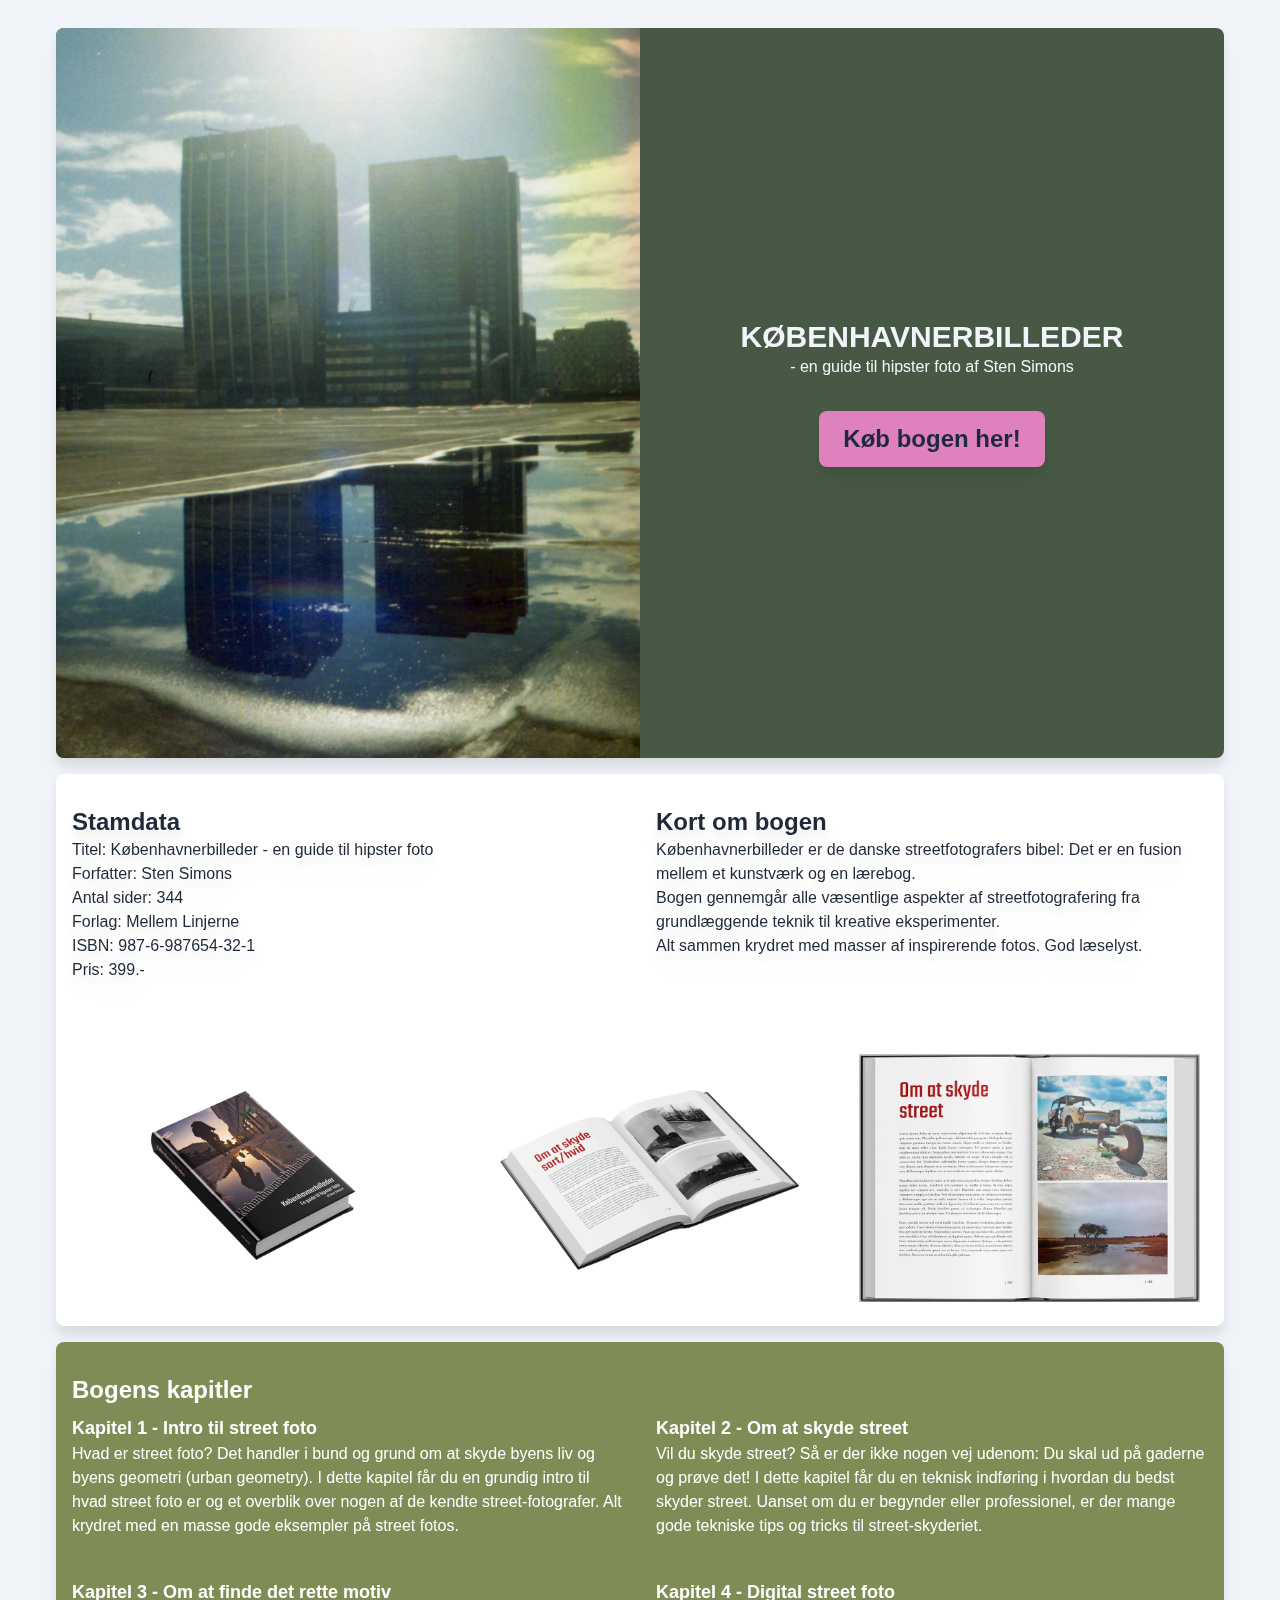
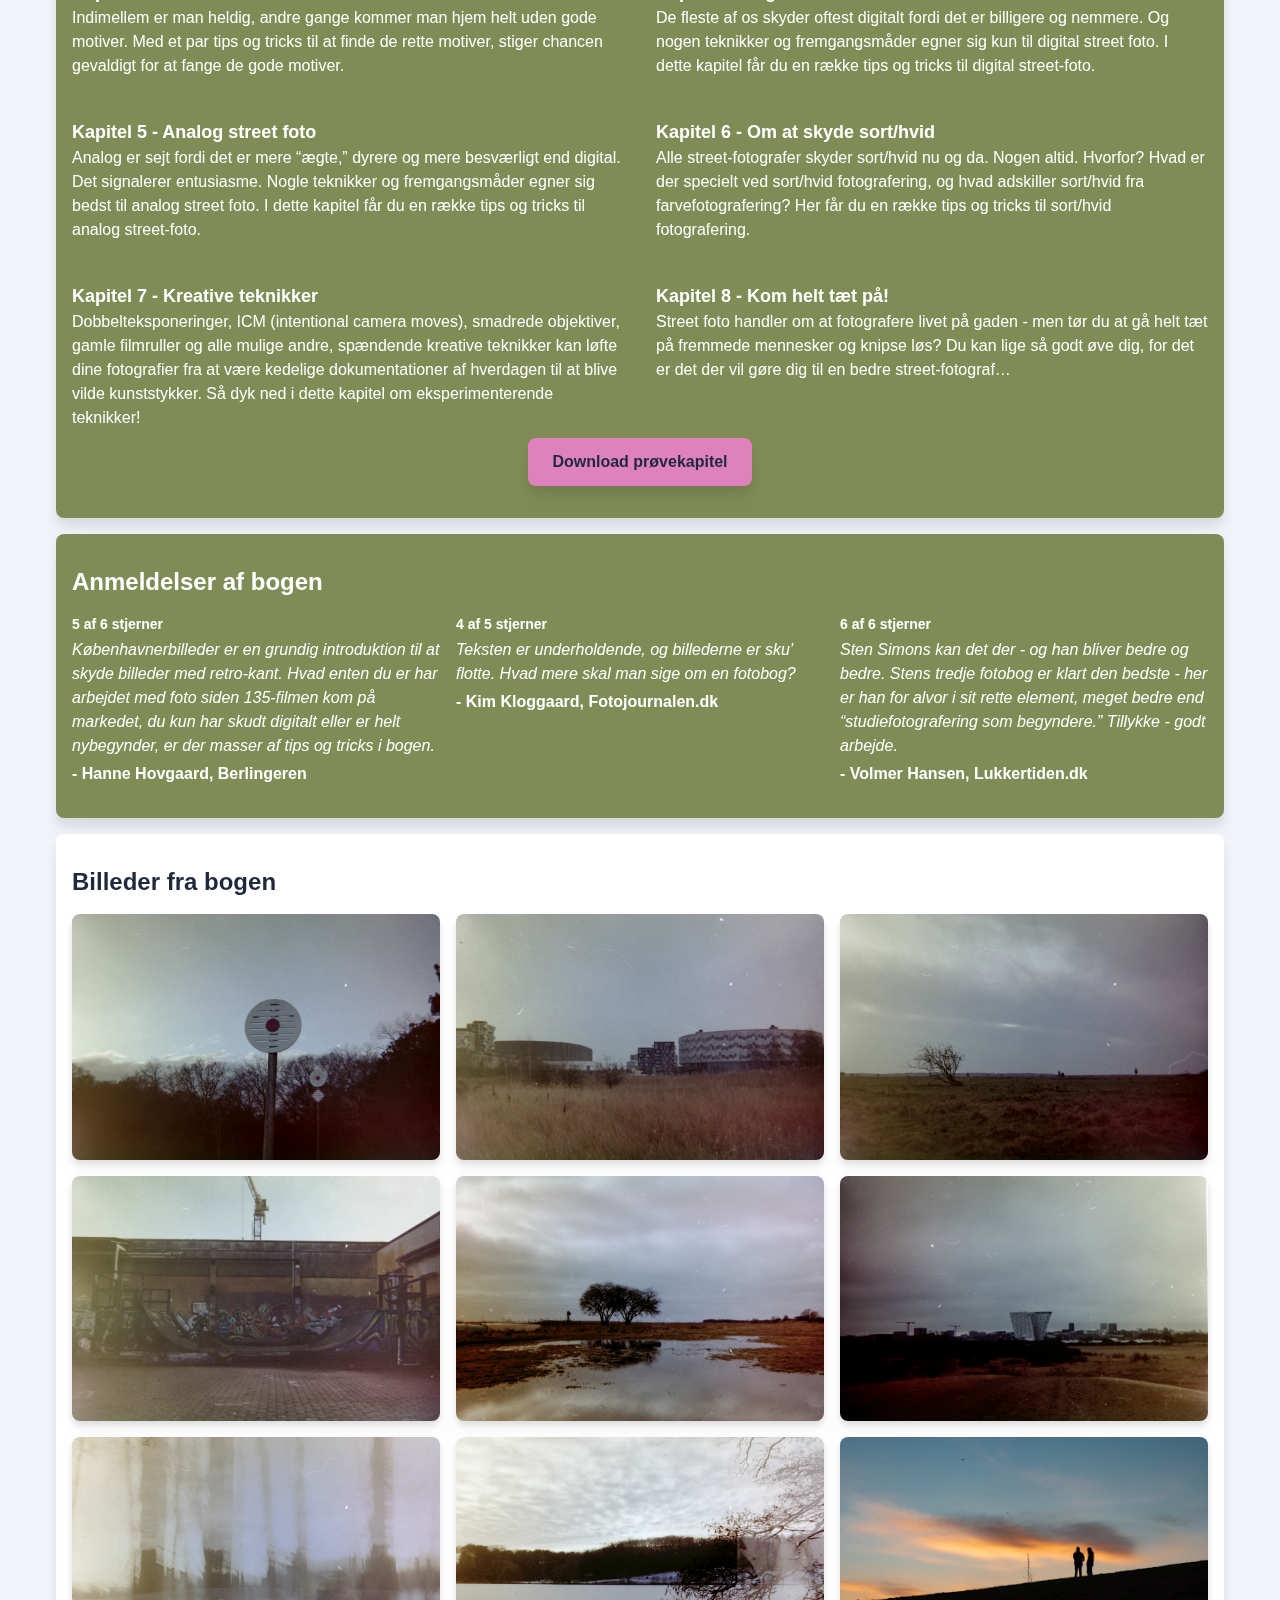
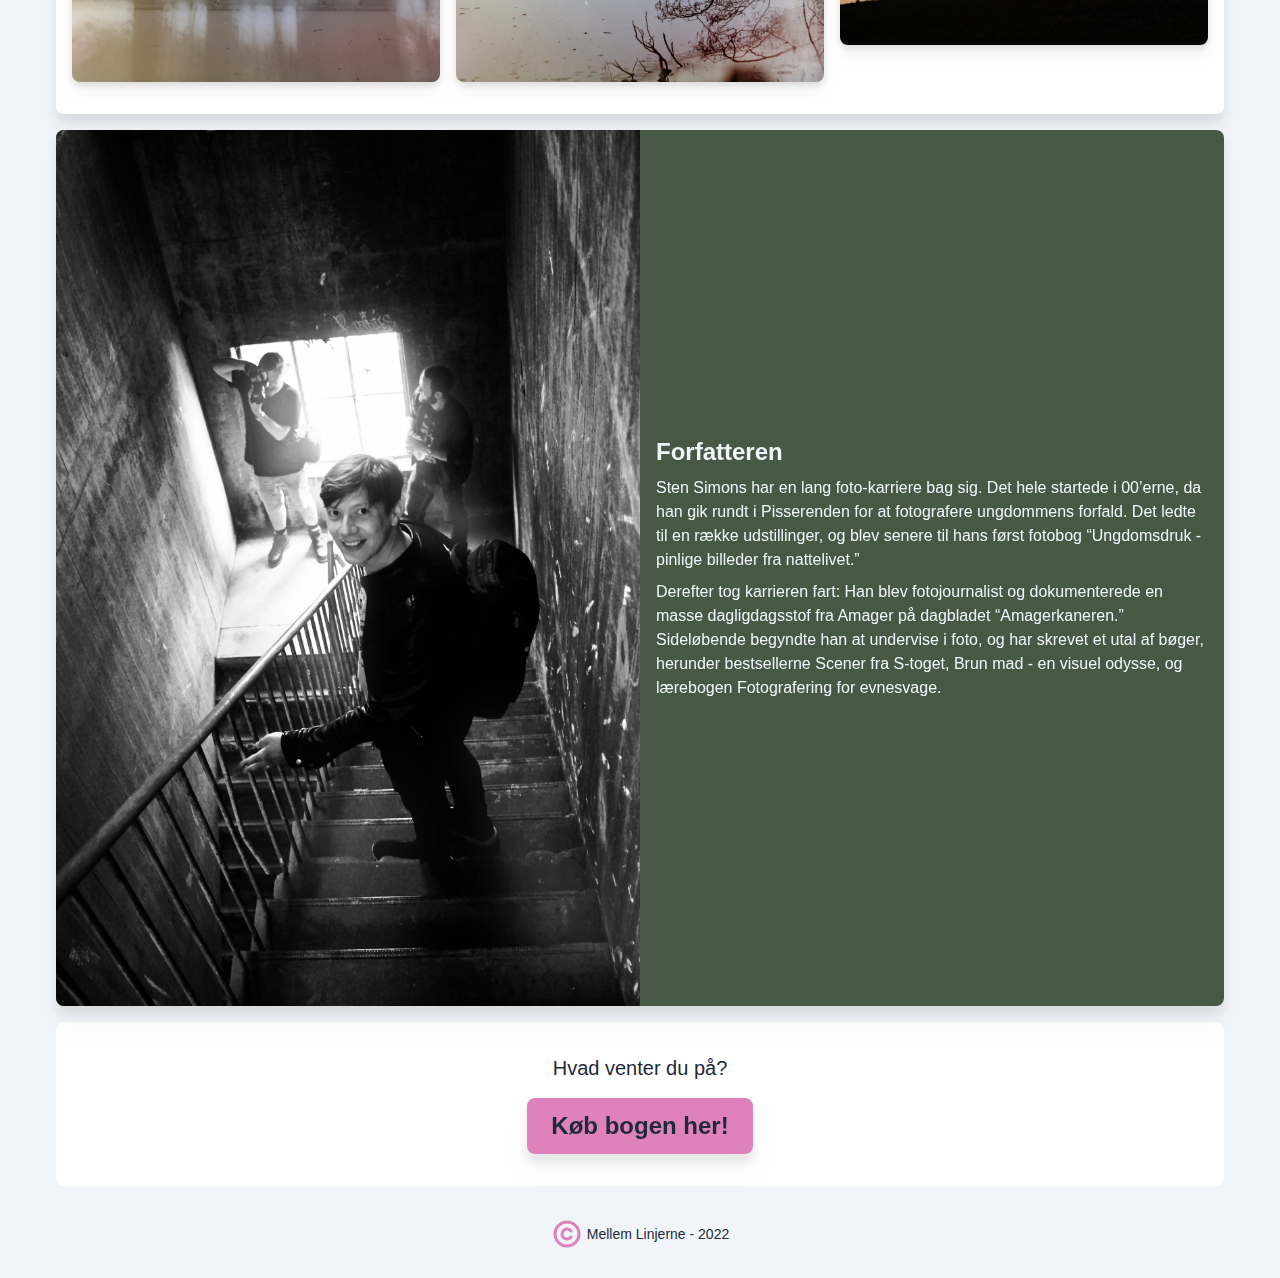
<file: index.html>
<!DOCTYPE html>
<html lang="da">
  <head>
    <meta charset="UTF-8" />
    <link rel="icon" type="image/svg+xml" href="/vite.svg" />
    <meta name="viewport" content="width=device-width, initial-scale=1.0" />
    <link rel="preconnect" href="https://fonts.googleapis.com" />
    <link rel="preconnect" href="https://fonts.gstatic.com" crossorigin />
    <link
      href="https://fonts.googleapis.com/css2?family=Raleway:wght@100;200;300;400;500;600;700;800;900&display=swap"
      rel="stylesheet"
    />
    <title>Københavnerbilleder</title>
    <script type="module" crossorigin src="./assets/main.ae54f498.js"></script>
    <link rel="stylesheet" href="./assets/index.a9ce9a05.css">
  </head>
  <body
    class="max-w-7xl bg-lightslate p-4 font-raleway text-darkslate lg:px-14 lg:py-7"
  >
    <header></header>
    <main class="">
      <section
        class="drop-shadow-xl lg:mb-4 lg:grid lg:grid-cols-2 lg:rounded-lg lg:bg-moss"
      >
        <img
          class="rounded-tr-lg rounded-tl-lg lg:rounded-bl-lg lg:rounded-tr-none"
          src="./assets/orestad-til-islands-brygge-pentax-auto-110-19.11663763.webp"
          alt="billede af bygning"
        />
        <div
          class="mb-4 rounded-bl-lg rounded-br-lg bg-moss py-8 px-4 lg:mb-0 lg:place-self-center lg:rounded-tr-lg lg:rounded-bl-none"
        >
          <h1
            class="text-center text-2xl font-bold uppercase text-lightslate lg:text-3xl"
          >
            Københavnerbilleder
          </h1>
          <p class="mb-8 text-center text-lightslate antialiased">
            - en guide til hipster foto af Sten Simons
          </p>
          <div class="grid place-content-center">
            <a
              class="rounded-lg bg-blush py-3 px-6 text-2xl font-bold text-darkslate drop-shadow-xl hover:origin-bottom hover:-rotate-12 hover:bg-rose"
              href=""
              >Køb bogen her!</a
            >
          </div>
        </div>
      </section>
      <section class="rounded-lg bg-white drop-shadow-xl">
        <div class="lg:grid lg:grid-cols-2 lg:drop-shadow-xl">
          <div
            class="rounded-tr-lg rounded-tl-lg py-8 px-4 text-sm lg:mb-4 lg:rounded-bl-lg lg:rounded-tr-none lg:text-base"
          >
            <h2 class="text-xl font-semibold lg:text-2xl">Stamdata</h2>
            <ul>
              <li>Titel: Københavnerbilleder - en guide til hipster foto</li>
              <li>Forfatter: Sten Simons</li>
              <li>Antal sider: 344</li>
              <li>Forlag: Mellem Linjerne</li>
              <li>ISBN: 987-6-987654-32-1</li>
              <li>Pris: 399.-</li>
            </ul>
          </div>
          <div
            class="mb-4 rounded-bl-lg rounded-br-lg px-4 pb-8 lg:rounded-tr-lg lg:rounded-bl-none lg:py-8 lg:drop-shadow-none"
          >
            <h2 class="text-xl font-semibold lg:text-2xl">Kort om bogen</h2>
            <p class="text-sm lg:text-base">
              Københavnerbilleder er de danske streetfotografers bibel: Det er
              en fusion mellem et kunstværk og en lærebog.
            </p>
            <p class="text-sm lg:text-base">
              Bogen gennemgår alle væsentlige aspekter af streetfotografering
              fra grundlæggende teknik til kreative eksperimenter.
            </p>
            <p class="text-sm lg:text-base">
              Alt sammen krydret med masser af inspirerende fotos. God læselyst.
            </p>
          </div>
        </div>

        <div class="lg:mb-4 lg:grid lg:grid-cols-3">
          <img
            class="mb-4 pt-2 lg:mb-0 lg:place-self-center lg:p-6"
            src="./assets/lukket.55913397.webp"
            alt="billede af lukket bog"
          />

          <img
            class="mb-4 lg:mb-0 lg:place-self-center lg:p-6"
            src="./assets/venstre.e349a186.webp"
            alt="billede af åben bog"
          />

          <img
            class="mb-4 p-6 lg:mb-0"
            src="./assets/oppefra.339bba8f.webp"
            alt="billede af åben bog oppefra"
          />
        </div>
      </section>
      <section
        class="mb-4 rounded-lg bg-sage px-4 py-8 text-white antialiased drop-shadow-xl"
      >
        <h2 class="mb-2 text-xl font-semibold lg:text-2xl">Bogens kapitler</h2>
        <div class="lg:grid lg:grid-cols-2 lg:gap-8">
          <div>
            <h3 class="text-base font-semibold lg:text-lg">
              Kapitel 1 - Intro til street foto
            </h3>
            <p class="mb-2 text-sm lg:text-base">
              Hvad er street foto? Det handler i bund og grund om at skyde byens
              liv og byens geometri (urban geometry). I dette kapitel får du en
              grundig intro til hvad street foto er og et overblik over nogen af
              de kendte street-fotografer. Alt krydret med en masse gode
              eksempler på street fotos.
            </p>
          </div>
          <div>
            <h3 class="text-base font-semibold lg:text-lg">
              Kapitel 2 - Om at skyde street
            </h3>
            <p class="mb-2 text-sm lg:text-base">
              Vil du skyde street? Så er der ikke nogen vej udenom: Du skal ud
              på gaderne og prøve det! I dette kapitel får du en teknisk
              indføring i hvordan du bedst skyder street. Uanset om du er
              begynder eller professionel, er der mange gode tekniske tips og
              tricks til street-skyderiet.
            </p>
          </div>
          <div>
            <h3 class="text-base font-semibold lg:text-lg">
              Kapitel 3 - Om at finde det rette motiv
            </h3>
            <p class="mb-2 text-sm lg:text-base">
              Indimellem er man heldig, andre gange kommer man hjem helt uden
              gode motiver. Med et par tips og tricks til at finde de rette
              motiver, stiger chancen gevaldigt for at fange de gode motiver.
            </p>
          </div>
          <div>
            <h3 class="text-base font-semibold lg:text-lg">
              Kapitel 4 - Digital street foto
            </h3>
            <p class="mb-2 text-sm lg:text-base">
              De fleste af os skyder oftest digitalt fordi det er billigere og
              nemmere. Og nogen teknikker og fremgangsmåder egner sig kun til
              digital street foto. I dette kapitel får du en række tips og
              tricks til digital street-foto.
            </p>
          </div>
          <div>
            <h3 class="text-base font-semibold lg:text-lg">
              Kapitel 5 - Analog street foto
            </h3>
            <p class="mb-2 text-sm lg:text-base">
              Analog er sejt fordi det er mere “ægte,” dyrere og mere besværligt
              end digital. Det signalerer entusiasme. Nogle teknikker og
              fremgangsmåder egner sig bedst til analog street foto. I dette
              kapitel får du en række tips og tricks til analog street-foto.
            </p>
          </div>
          <div>
            <h3 class="text-base font-semibold lg:text-lg">
              Kapitel 6 - Om at skyde sort/hvid
            </h3>
            <p class="mb-2 text-sm lg:text-base">
              Alle street-fotografer skyder sort/hvid nu og da. Nogen altid.
              Hvorfor? Hvad er der specielt ved sort/hvid fotografering, og hvad
              adskiller sort/hvid fra farvefotografering? Her får du en række
              tips og tricks til sort/hvid fotografering.
            </p>
          </div>
          <div>
            <h3 class="text-base font-semibold lg:text-lg">
              Kapitel 7 - Kreative teknikker
            </h3>
            <p class="mb-2 text-sm lg:text-base">
              Dobbelteksponeringer, ICM (intentional camera moves), smadrede
              objektiver, gamle filmruller og alle mulige andre, spændende
              kreative teknikker kan løfte dine fotografier fra at være kedelige
              dokumentationer af hverdagen til at blive vilde kunststykker. Så
              dyk ned i dette kapitel om eksperimenterende teknikker!
            </p>
          </div>
          <div>
            <h3 class="text-base font-semibold lg:text-lg">
              Kapitel 8 - Kom helt tæt på!
            </h3>
            <p class="mb-8 text-sm lg:text-base">
              Street foto handler om at fotografere livet på gaden - men tør du
              at gå helt tæt på fremmede mennesker og knipse løs? Du kan lige så
              godt øve dig, for det er det der vil gøre dig til en bedre
              street-fotograf…
            </p>
          </div>
        </div>
        <div class="grid place-content-center">
          <a
            class="rounded-lg bg-blush py-3 px-6 text-base font-bold text-darkslate drop-shadow-xl hover:bg-rose"
            href=""
            >Download prøvekapitel</a
          >
        </div>
      </section>
      <section
        class="mb-4 rounded-lg bg-sage px-4 py-8 text-white antialiased drop-shadow-xl"
      >
        <h2 class="mb-4 text-xl font-semibold lg:text-2xl">
          Anmeldelser af bogen
        </h2>
        <div class="lg:grid lg:grid-cols-3 lg:gap-4">
          <div>
            <h3 class="mb-1 text-xs font-bold lg:text-sm">5 af 6 stjerner</h3>
            <p class="mb-1 text-sm italic lg:text-base">
              Københavnerbilleder er en grundig introduktion til at skyde
              billeder med retro-kant. Hvad enten du er har arbejdet med foto
              siden 135-filmen kom på markedet, du kun har skudt digitalt eller
              er helt nybegynder, er der masser af tips og tricks i bogen.
            </p>
            <p class="text-sm font-semibold lg:text-base">
              - Hanne Hovgaard, Berlingeren
            </p>
          </div>
          <div>
            <h3 class="mb-1 mt-8 text-xs font-bold lg:mt-0 lg:text-sm">
              4 af 5 stjerner
            </h3>
            <p class="mb-1 text-sm italic lg:text-base">
              Teksten er underholdende, og billederne er sku’ flotte. Hvad mere
              skal man sige om en fotobog?
            </p>
            <p class="text-sm font-semibold lg:text-base">
              - Kim Kloggaard, Fotojournalen.dk
            </p>
          </div>
          <div>
            <h3 class="mb-1 mt-8 text-xs font-bold lg:mt-0 lg:text-sm">
              6 af 6 stjerner
            </h3>
            <p class="mb-1 text-sm italic lg:text-base">
              Sten Simons kan det der - og han bliver bedre og bedre. Stens
              tredje fotobog er klart den bedste - her er han for alvor i sit
              rette element, meget bedre end “studiefotografering som
              begyndere.” Tillykke - godt arbejde.
            </p>
            <p class="text-sm font-semibold lg:text-base">
              - Volmer Hansen, Lukkertiden.dk
            </p>
          </div>
        </div>
      </section>
      <section class="rounded-lg bg-white px-4 py-8 drop-shadow-xl">
        <h2 class="mb-4 text-xl font-semibold lg:text-2xl">
          Billeder fra bogen
        </h2>
        <div class="lg:grid lg:grid-cols-3 lg:gap-4">
          <img
            class="mb-4 rounded-lg drop-shadow-lg lg:mb-0"
            src="./assets/agfa-genanvendeligt-kamera-35mm-11.7f07a68e.webp"
            alt="foto af skilt"
          />
          <img
            class="mb-4 rounded-lg drop-shadow-lg lg:mb-0"
            src="./assets/agfa-genanvendeligt-kamera-35mm-5.77261ed6.webp"
            alt="foto af bygning"
          />
          <img
            class="mb-4 rounded-lg drop-shadow-lg lg:mb-0"
            src="./assets/agfa-genanvendeligt-kamera-35mm-8.0e33a682.webp"
            alt="foto af natur"
          />
          <img
            class="mb-4 rounded-lg drop-shadow-lg lg:mb-0"
            src="./assets/agfa-genanvendeligt-kamera-35mm-film-2-5.9cb876f3.webp"
            alt="foto af skatepark"
          />
          <img
            class="mb-4 rounded-lg drop-shadow-lg lg:mb-0"
            src="./assets/amarminoen-med-et-agfa-le-box-11.0910c2a9.webp"
            alt="foto af natur"
          />
          <img
            class="mb-4 rounded-lg drop-shadow-lg lg:mb-0"
            src="./assets/amarminoen-med-et-agfa-le-box-3.f8576de2.webp"
            alt="foto af bygning"
          />
          <img
            class="mb-4 rounded-lg drop-shadow-lg lg:mb-0"
            src="./assets/lomo-smena-17.c6def9c7.webp"
            alt="sløret foto af natur"
          />
          <img
            class="mb-4 rounded-lg drop-shadow-lg lg:mb-0"
            src="./assets/lomo-smena-20.f754b788.webp"
            alt="foto af sø"
          />

          <img
            class="rounded-lg drop-shadow-lg lg:mb-0 lg:object-cover"
            src="./assets/anamorfiske-landskaber-amager-faelled-4.38223276.webp"
            alt=" foto af personer langt væk"
          />
        </div>
      </section>
      <section
        class="mt-4 drop-shadow-xl lg:grid lg:grid-cols-2 lg:rounded-lg lg:bg-moss"
      >
        <div>
          <img
            class="rounded-tr-lg rounded-tl-lg lg:rounded-bl-lg lg:rounded-tr-none"
            src="./assets/sten_simons.8933aef7.webp"
            alt="billede af forfatteren"
          />
        </div>
        <div
          class="rounded-bl-lg rounded-br-lg bg-moss py-8 px-4 text-lightslate antialiased lg:mb-0 lg:place-self-center"
        >
          <h2 class="mb-2 text-xl font-semibold lg:text-2xl">Forfatteren</h2>
          <p class="mb-2 text-sm lg:text-base">
            Sten Simons har en lang foto-karriere bag sig. Det hele startede i
            00’erne, da han gik rundt i Pisserenden for at fotografere
            ungdommens forfald. Det ledte til en række udstillinger, og blev
            senere til hans først fotobog “Ungdomsdruk - pinlige billeder fra
            nattelivet.”
          </p>
          <p class="text-sm lg:text-base">
            Derefter tog karrieren fart: Han blev fotojournalist og
            dokumenterede en masse dagligdagsstof fra Amager på dagbladet
            “Amagerkaneren.” Sideløbende begyndte han at undervise i foto, og
            har skrevet et utal af bøger, herunder bestsellerne Scener fra
            S-toget, Brun mad - en visuel odysse, og lærebogen Fotografering for
            evnesvage.
          </p>
        </div>
      </section>
      <section class="mt-4 rounded-lg bg-white py-8 px-4">
        <h2 class="mb-4 text-center text-xl">Hvad venter du på?</h2>
        <div class="grid animate-bounce place-content-center">
          <a
            class="rounded-lg bg-blush py-3 px-6 text-2xl font-bold text-darkslate drop-shadow-xl hover:bg-rose"
            href=""
            >Køb bogen her!</a
          >
        </div>
      </section>
    </main>
    <footer>
      <div class="flex justify-center gap-1 px-4 pt-8">
        <svg class="text-blush" width="32" height="32" viewBox="0 0 256 256">
          <path
            fill="currentColor"
            d="M128 20a108 108 0 1 0 108 108A108.1 108.1 0 0 0 128 20Zm0 192a84 84 0 1 1 84-84a84.1 84.1 0 0 1-84 84Zm41.6-52.8a52 52 0 1 1 0-62.4a12 12 0 0 1-19.2 14.4A27.8 27.8 0 0 0 128 100a28 28 0 0 0 0 56a27.8 27.8 0 0 0 22.4-11.2a12 12 0 0 1 19.2 14.4Z"
          />
        </svg>
        <p class="place-self-center text-sm">Mellem Linjerne - 2022</p>
      </div>
    </footer>
    
  </body>
</html>
</file>
<file: assets/index.a9ce9a05.css>
*,:before,:after{box-sizing:border-box;border-width:0;border-style:solid;border-color:currentColor}:before,:after{--tw-content: ""}html{line-height:1.5;-webkit-text-size-adjust:100%;-moz-tab-size:4;-o-tab-size:4;tab-size:4;font-family:ui-sans-serif,system-ui,-apple-system,BlinkMacSystemFont,Segoe UI,Roboto,Helvetica Neue,Arial,Noto Sans,sans-serif,"Apple Color Emoji","Segoe UI Emoji",Segoe UI Symbol,"Noto Color Emoji"}body{margin:0;line-height:inherit}hr{height:0;color:inherit;border-top-width:1px}abbr:where([title]){-webkit-text-decoration:underline dotted;text-decoration:underline dotted}h1,h2,h3,h4,h5,h6{font-size:inherit;font-weight:inherit}a{color:inherit;text-decoration:inherit}b,strong{font-weight:bolder}code,kbd,samp,pre{font-family:ui-monospace,SFMono-Regular,Menlo,Monaco,Consolas,Liberation Mono,Courier New,monospace;font-size:1em}small{font-size:80%}sub,sup{font-size:75%;line-height:0;position:relative;vertical-align:baseline}sub{bottom:-.25em}sup{top:-.5em}table{text-indent:0;border-color:inherit;border-collapse:collapse}button,input,optgroup,select,textarea{font-family:inherit;font-size:100%;font-weight:inherit;line-height:inherit;color:inherit;margin:0;padding:0}button,select{text-transform:none}button,[type=button],[type=reset],[type=submit]{-webkit-appearance:button;background-color:transparent;background-image:none}:-moz-focusring{outline:auto}:-moz-ui-invalid{box-shadow:none}progress{vertical-align:baseline}::-webkit-inner-spin-button,::-webkit-outer-spin-button{height:auto}[type=search]{-webkit-appearance:textfield;outline-offset:-2px}::-webkit-search-decoration{-webkit-appearance:none}::-webkit-file-upload-button{-webkit-appearance:button;font:inherit}summary{display:list-item}blockquote,dl,dd,h1,h2,h3,h4,h5,h6,hr,figure,p,pre{margin:0}fieldset{margin:0;padding:0}legend{padding:0}ol,ul,menu{list-style:none;margin:0;padding:0}textarea{resize:vertical}input::-moz-placeholder,textarea::-moz-placeholder{opacity:1;color:#9ca3af}input::placeholder,textarea::placeholder{opacity:1;color:#9ca3af}button,[role=button]{cursor:pointer}:disabled{cursor:default}img,svg,video,canvas,audio,iframe,embed,object{display:block;vertical-align:middle}img,video{max-width:100%;height:auto}[type=text],[type=email],[type=url],[type=password],[type=number],[type=date],[type=datetime-local],[type=month],[type=search],[type=tel],[type=time],[type=week],[multiple],textarea,select{-webkit-appearance:none;-moz-appearance:none;appearance:none;background-color:#fff;border-color:#6b7280;border-width:1px;border-radius:0;padding:.5rem .75rem;font-size:1rem;line-height:1.5rem;--tw-shadow: 0 0 #0000}[type=text]:focus,[type=email]:focus,[type=url]:focus,[type=password]:focus,[type=number]:focus,[type=date]:focus,[type=datetime-local]:focus,[type=month]:focus,[type=search]:focus,[type=tel]:focus,[type=time]:focus,[type=week]:focus,[multiple]:focus,textarea:focus,select:focus{outline:2px solid transparent;outline-offset:2px;--tw-ring-inset: var(--tw-empty, );--tw-ring-offset-width: 0px;--tw-ring-offset-color: #fff;--tw-ring-color: #2563eb;--tw-ring-offset-shadow: var(--tw-ring-inset) 0 0 0 var(--tw-ring-offset-width) var(--tw-ring-offset-color);--tw-ring-shadow: var(--tw-ring-inset) 0 0 0 calc(1px + var(--tw-ring-offset-width)) var(--tw-ring-color);box-shadow:var(--tw-ring-offset-shadow),var(--tw-ring-shadow),var(--tw-shadow);border-color:#2563eb}input::-moz-placeholder,textarea::-moz-placeholder{color:#6b7280;opacity:1}input::placeholder,textarea::placeholder{color:#6b7280;opacity:1}::-webkit-datetime-edit-fields-wrapper{padding:0}::-webkit-date-and-time-value{min-height:1.5em}::-webkit-datetime-edit,::-webkit-datetime-edit-year-field,::-webkit-datetime-edit-month-field,::-webkit-datetime-edit-day-field,::-webkit-datetime-edit-hour-field,::-webkit-datetime-edit-minute-field,::-webkit-datetime-edit-second-field,::-webkit-datetime-edit-millisecond-field,::-webkit-datetime-edit-meridiem-field{padding-top:0;padding-bottom:0}select{background-image:url("data:image/svg+xml,%3csvg xmlns='http://www.w3.org/2000/svg' fill='none' viewBox='0 0 20 20'%3e%3cpath stroke='%236b7280' stroke-linecap='round' stroke-linejoin='round' stroke-width='1.5' d='M6 8l4 4 4-4'/%3e%3c/svg%3e");background-position:right .5rem center;background-repeat:no-repeat;background-size:1.5em 1.5em;padding-right:2.5rem;-webkit-print-color-adjust:exact;color-adjust:exact;print-color-adjust:exact}[multiple]{background-image:initial;background-position:initial;background-repeat:unset;background-size:initial;padding-right:.75rem;-webkit-print-color-adjust:unset;color-adjust:unset;print-color-adjust:unset}[type=checkbox],[type=radio]{-webkit-appearance:none;-moz-appearance:none;appearance:none;padding:0;-webkit-print-color-adjust:exact;color-adjust:exact;print-color-adjust:exact;display:inline-block;vertical-align:middle;background-origin:border-box;-webkit-user-select:none;-moz-user-select:none;user-select:none;flex-shrink:0;height:1rem;width:1rem;color:#2563eb;background-color:#fff;border-color:#6b7280;border-width:1px;--tw-shadow: 0 0 #0000}[type=checkbox]{border-radius:0}[type=radio]{border-radius:100%}[type=checkbox]:focus,[type=radio]:focus{outline:2px solid transparent;outline-offset:2px;--tw-ring-inset: var(--tw-empty, );--tw-ring-offset-width: 2px;--tw-ring-offset-color: #fff;--tw-ring-color: #2563eb;--tw-ring-offset-shadow: var(--tw-ring-inset) 0 0 0 var(--tw-ring-offset-width) var(--tw-ring-offset-color);--tw-ring-shadow: var(--tw-ring-inset) 0 0 0 calc(2px + var(--tw-ring-offset-width)) var(--tw-ring-color);box-shadow:var(--tw-ring-offset-shadow),var(--tw-ring-shadow),var(--tw-shadow)}[type=checkbox]:checked,[type=radio]:checked{border-color:transparent;background-color:currentColor;background-size:100% 100%;background-position:center;background-repeat:no-repeat}[type=checkbox]:checked{background-image:url("data:image/svg+xml,%3csvg viewBox='0 0 16 16' fill='white' xmlns='http://www.w3.org/2000/svg'%3e%3cpath d='M12.207 4.793a1 1 0 010 1.414l-5 5a1 1 0 01-1.414 0l-2-2a1 1 0 011.414-1.414L6.5 9.086l4.293-4.293a1 1 0 011.414 0z'/%3e%3c/svg%3e")}[type=radio]:checked{background-image:url("data:image/svg+xml,%3csvg viewBox='0 0 16 16' fill='white' xmlns='http://www.w3.org/2000/svg'%3e%3ccircle cx='8' cy='8' r='3'/%3e%3c/svg%3e")}[type=checkbox]:checked:hover,[type=checkbox]:checked:focus,[type=radio]:checked:hover,[type=radio]:checked:focus{border-color:transparent;background-color:currentColor}[type=checkbox]:indeterminate{background-image:url("data:image/svg+xml,%3csvg xmlns='http://www.w3.org/2000/svg' fill='none' viewBox='0 0 16 16'%3e%3cpath stroke='white' stroke-linecap='round' stroke-linejoin='round' stroke-width='2' d='M4 8h8'/%3e%3c/svg%3e");border-color:transparent;background-color:currentColor;background-size:100% 100%;background-position:center;background-repeat:no-repeat}[type=checkbox]:indeterminate:hover,[type=checkbox]:indeterminate:focus{border-color:transparent;background-color:currentColor}[type=file]{background:unset;border-color:inherit;border-width:0;border-radius:0;padding:0;font-size:unset;line-height:inherit}[type=file]:focus{outline:1px solid ButtonText;outline:1px auto -webkit-focus-ring-color}*,:before,:after{--tw-border-spacing-x: 0;--tw-border-spacing-y: 0;--tw-translate-x: 0;--tw-translate-y: 0;--tw-rotate: 0;--tw-skew-x: 0;--tw-skew-y: 0;--tw-scale-x: 1;--tw-scale-y: 1;--tw-pan-x: ;--tw-pan-y: ;--tw-pinch-zoom: ;--tw-scroll-snap-strictness: proximity;--tw-ordinal: ;--tw-slashed-zero: ;--tw-numeric-figure: ;--tw-numeric-spacing: ;--tw-numeric-fraction: ;--tw-ring-inset: ;--tw-ring-offset-width: 0px;--tw-ring-offset-color: #fff;--tw-ring-color: rgb(59 130 246 / .5);--tw-ring-offset-shadow: 0 0 #0000;--tw-ring-shadow: 0 0 #0000;--tw-shadow: 0 0 #0000;--tw-shadow-colored: 0 0 #0000;--tw-blur: ;--tw-brightness: ;--tw-contrast: ;--tw-grayscale: ;--tw-hue-rotate: ;--tw-invert: ;--tw-saturate: ;--tw-sepia: ;--tw-drop-shadow: ;--tw-backdrop-blur: ;--tw-backdrop-brightness: ;--tw-backdrop-contrast: ;--tw-backdrop-grayscale: ;--tw-backdrop-hue-rotate: ;--tw-backdrop-invert: ;--tw-backdrop-opacity: ;--tw-backdrop-saturate: ;--tw-backdrop-sepia: }::-webkit-backdrop{--tw-border-spacing-x: 0;--tw-border-spacing-y: 0;--tw-translate-x: 0;--tw-translate-y: 0;--tw-rotate: 0;--tw-skew-x: 0;--tw-skew-y: 0;--tw-scale-x: 1;--tw-scale-y: 1;--tw-pan-x: ;--tw-pan-y: ;--tw-pinch-zoom: ;--tw-scroll-snap-strictness: proximity;--tw-ordinal: ;--tw-slashed-zero: ;--tw-numeric-figure: ;--tw-numeric-spacing: ;--tw-numeric-fraction: ;--tw-ring-inset: ;--tw-ring-offset-width: 0px;--tw-ring-offset-color: #fff;--tw-ring-color: rgb(59 130 246 / .5);--tw-ring-offset-shadow: 0 0 #0000;--tw-ring-shadow: 0 0 #0000;--tw-shadow: 0 0 #0000;--tw-shadow-colored: 0 0 #0000;--tw-blur: ;--tw-brightness: ;--tw-contrast: ;--tw-grayscale: ;--tw-hue-rotate: ;--tw-invert: ;--tw-saturate: ;--tw-sepia: ;--tw-drop-shadow: ;--tw-backdrop-blur: ;--tw-backdrop-brightness: ;--tw-backdrop-contrast: ;--tw-backdrop-grayscale: ;--tw-backdrop-hue-rotate: ;--tw-backdrop-invert: ;--tw-backdrop-opacity: ;--tw-backdrop-saturate: ;--tw-backdrop-sepia: }::backdrop{--tw-border-spacing-x: 0;--tw-border-spacing-y: 0;--tw-translate-x: 0;--tw-translate-y: 0;--tw-rotate: 0;--tw-skew-x: 0;--tw-skew-y: 0;--tw-scale-x: 1;--tw-scale-y: 1;--tw-pan-x: ;--tw-pan-y: ;--tw-pinch-zoom: ;--tw-scroll-snap-strictness: proximity;--tw-ordinal: ;--tw-slashed-zero: ;--tw-numeric-figure: ;--tw-numeric-spacing: ;--tw-numeric-fraction: ;--tw-ring-inset: ;--tw-ring-offset-width: 0px;--tw-ring-offset-color: #fff;--tw-ring-color: rgb(59 130 246 / .5);--tw-ring-offset-shadow: 0 0 #0000;--tw-ring-shadow: 0 0 #0000;--tw-shadow: 0 0 #0000;--tw-shadow-colored: 0 0 #0000;--tw-blur: ;--tw-brightness: ;--tw-contrast: ;--tw-grayscale: ;--tw-hue-rotate: ;--tw-invert: ;--tw-saturate: ;--tw-sepia: ;--tw-drop-shadow: ;--tw-backdrop-blur: ;--tw-backdrop-brightness: ;--tw-backdrop-contrast: ;--tw-backdrop-grayscale: ;--tw-backdrop-hue-rotate: ;--tw-backdrop-invert: ;--tw-backdrop-opacity: ;--tw-backdrop-saturate: ;--tw-backdrop-sepia: }.mb-4{margin-bottom:1rem}.mb-8{margin-bottom:2rem}.mb-2{margin-bottom:.5rem}.mb-1{margin-bottom:.25rem}.mt-8{margin-top:2rem}.mt-4{margin-top:1rem}.flex{display:flex}.grid{display:grid}.max-w-7xl{max-width:80rem}@-webkit-keyframes bounce{0%,to{transform:translateY(-25%);-webkit-animation-timing-function:cubic-bezier(.8,0,1,1);animation-timing-function:cubic-bezier(.8,0,1,1)}50%{transform:none;-webkit-animation-timing-function:cubic-bezier(0,0,.2,1);animation-timing-function:cubic-bezier(0,0,.2,1)}}@keyframes bounce{0%,to{transform:translateY(-25%);-webkit-animation-timing-function:cubic-bezier(.8,0,1,1);animation-timing-function:cubic-bezier(.8,0,1,1)}50%{transform:none;-webkit-animation-timing-function:cubic-bezier(0,0,.2,1);animation-timing-function:cubic-bezier(0,0,.2,1)}}.animate-bounce{-webkit-animation:bounce 1s infinite;animation:bounce 1s infinite}.place-content-center{place-content:center}.justify-center{justify-content:center}.gap-1{gap:.25rem}.place-self-center{place-self:center}.rounded-lg{border-radius:.5rem}.rounded-tr-lg{border-top-right-radius:.5rem}.rounded-tl-lg{border-top-left-radius:.5rem}.rounded-bl-lg{border-bottom-left-radius:.5rem}.rounded-br-lg{border-bottom-right-radius:.5rem}.bg-lightslate{--tw-bg-opacity: 1;background-color:rgb(241 245 249 / var(--tw-bg-opacity))}.bg-moss{--tw-bg-opacity: 1;background-color:rgb(71 89 69 / var(--tw-bg-opacity))}.bg-blush{--tw-bg-opacity: 1;background-color:rgb(222 129 189 / var(--tw-bg-opacity))}.bg-white{--tw-bg-opacity: 1;background-color:rgb(255 255 255 / var(--tw-bg-opacity))}.bg-sage{--tw-bg-opacity: 1;background-color:rgb(128 140 86 / var(--tw-bg-opacity))}.p-4{padding:1rem}.p-6{padding:1.5rem}.py-8{padding-top:2rem;padding-bottom:2rem}.px-4{padding-left:1rem;padding-right:1rem}.py-3{padding-top:.75rem;padding-bottom:.75rem}.px-6{padding-left:1.5rem;padding-right:1.5rem}.pb-8{padding-bottom:2rem}.pt-2{padding-top:.5rem}.pt-8{padding-top:2rem}.text-center{text-align:center}.font-raleway{font-family:\2019Raleway\2019,sans-serif}.text-2xl{font-size:1.5rem;line-height:2rem}.text-sm{font-size:.875rem;line-height:1.25rem}.text-xl{font-size:1.25rem;line-height:1.75rem}.text-base{font-size:1rem;line-height:1.5rem}.text-xs{font-size:.75rem;line-height:1rem}.font-bold{font-weight:700}.font-semibold{font-weight:600}.uppercase{text-transform:uppercase}.italic{font-style:italic}.text-darkslate{--tw-text-opacity: 1;color:rgb(30 41 59 / var(--tw-text-opacity))}.text-lightslate{--tw-text-opacity: 1;color:rgb(241 245 249 / var(--tw-text-opacity))}.text-white{--tw-text-opacity: 1;color:rgb(255 255 255 / var(--tw-text-opacity))}.text-blush{--tw-text-opacity: 1;color:rgb(222 129 189 / var(--tw-text-opacity))}.antialiased{-webkit-font-smoothing:antialiased;-moz-osx-font-smoothing:grayscale}.ring{--tw-ring-offset-shadow: var(--tw-ring-inset) 0 0 0 var(--tw-ring-offset-width) var(--tw-ring-offset-color);--tw-ring-shadow: var(--tw-ring-inset) 0 0 0 calc(3px + var(--tw-ring-offset-width)) var(--tw-ring-color);box-shadow:var(--tw-ring-offset-shadow),var(--tw-ring-shadow),var(--tw-shadow, 0 0 #0000)}.drop-shadow-xl{--tw-drop-shadow: drop-shadow(0 20px 13px rgb(0 0 0 / .03)) drop-shadow(0 8px 5px rgb(0 0 0 / .08));filter:var(--tw-blur) var(--tw-brightness) var(--tw-contrast) var(--tw-grayscale) var(--tw-hue-rotate) var(--tw-invert) var(--tw-saturate) var(--tw-sepia) var(--tw-drop-shadow)}.drop-shadow-lg{--tw-drop-shadow: drop-shadow(0 10px 8px rgb(0 0 0 / .04)) drop-shadow(0 4px 3px rgb(0 0 0 / .1));filter:var(--tw-blur) var(--tw-brightness) var(--tw-contrast) var(--tw-grayscale) var(--tw-hue-rotate) var(--tw-invert) var(--tw-saturate) var(--tw-sepia) var(--tw-drop-shadow)}.hover\:origin-bottom:hover{transform-origin:bottom}.hover\:-rotate-12:hover{--tw-rotate: -12deg;transform:translate(var(--tw-translate-x),var(--tw-translate-y)) rotate(var(--tw-rotate)) skew(var(--tw-skew-x)) skewY(var(--tw-skew-y)) scaleX(var(--tw-scale-x)) scaleY(var(--tw-scale-y))}.hover\:bg-rose:hover{--tw-bg-opacity: 1;background-color:rgb(166 96 141 / var(--tw-bg-opacity))}@media (min-width: 1024px){.lg\:mb-4{margin-bottom:1rem}.lg\:mb-0{margin-bottom:0}.lg\:mt-0{margin-top:0}.lg\:grid{display:grid}.lg\:grid-cols-2{grid-template-columns:repeat(2,minmax(0,1fr))}.lg\:grid-cols-3{grid-template-columns:repeat(3,minmax(0,1fr))}.lg\:gap-8{gap:2rem}.lg\:gap-4{gap:1rem}.lg\:place-self-center{place-self:center}.lg\:rounded-lg{border-radius:.5rem}.lg\:rounded-bl-lg{border-bottom-left-radius:.5rem}.lg\:rounded-tr-none{border-top-right-radius:0}.lg\:rounded-tr-lg{border-top-right-radius:.5rem}.lg\:rounded-bl-none{border-bottom-left-radius:0}.lg\:bg-moss{--tw-bg-opacity: 1;background-color:rgb(71 89 69 / var(--tw-bg-opacity))}.lg\:object-cover{-o-object-fit:cover;object-fit:cover}.lg\:p-6{padding:1.5rem}.lg\:px-14{padding-left:3.5rem;padding-right:3.5rem}.lg\:py-7{padding-top:1.75rem;padding-bottom:1.75rem}.lg\:py-8{padding-top:2rem;padding-bottom:2rem}.lg\:text-3xl{font-size:1.875rem;line-height:2.25rem}.lg\:text-base{font-size:1rem;line-height:1.5rem}.lg\:text-2xl{font-size:1.5rem;line-height:2rem}.lg\:text-lg{font-size:1.125rem;line-height:1.75rem}.lg\:text-sm{font-size:.875rem;line-height:1.25rem}.lg\:drop-shadow-xl{--tw-drop-shadow: drop-shadow(0 20px 13px rgb(0 0 0 / .03)) drop-shadow(0 8px 5px rgb(0 0 0 / .08));filter:var(--tw-blur) var(--tw-brightness) var(--tw-contrast) var(--tw-grayscale) var(--tw-hue-rotate) var(--tw-invert) var(--tw-saturate) var(--tw-sepia) var(--tw-drop-shadow)}.lg\:drop-shadow-none{--tw-drop-shadow: drop-shadow(0 0 #0000);filter:var(--tw-blur) var(--tw-brightness) var(--tw-contrast) var(--tw-grayscale) var(--tw-hue-rotate) var(--tw-invert) var(--tw-saturate) var(--tw-sepia) var(--tw-drop-shadow)}}
</file>
